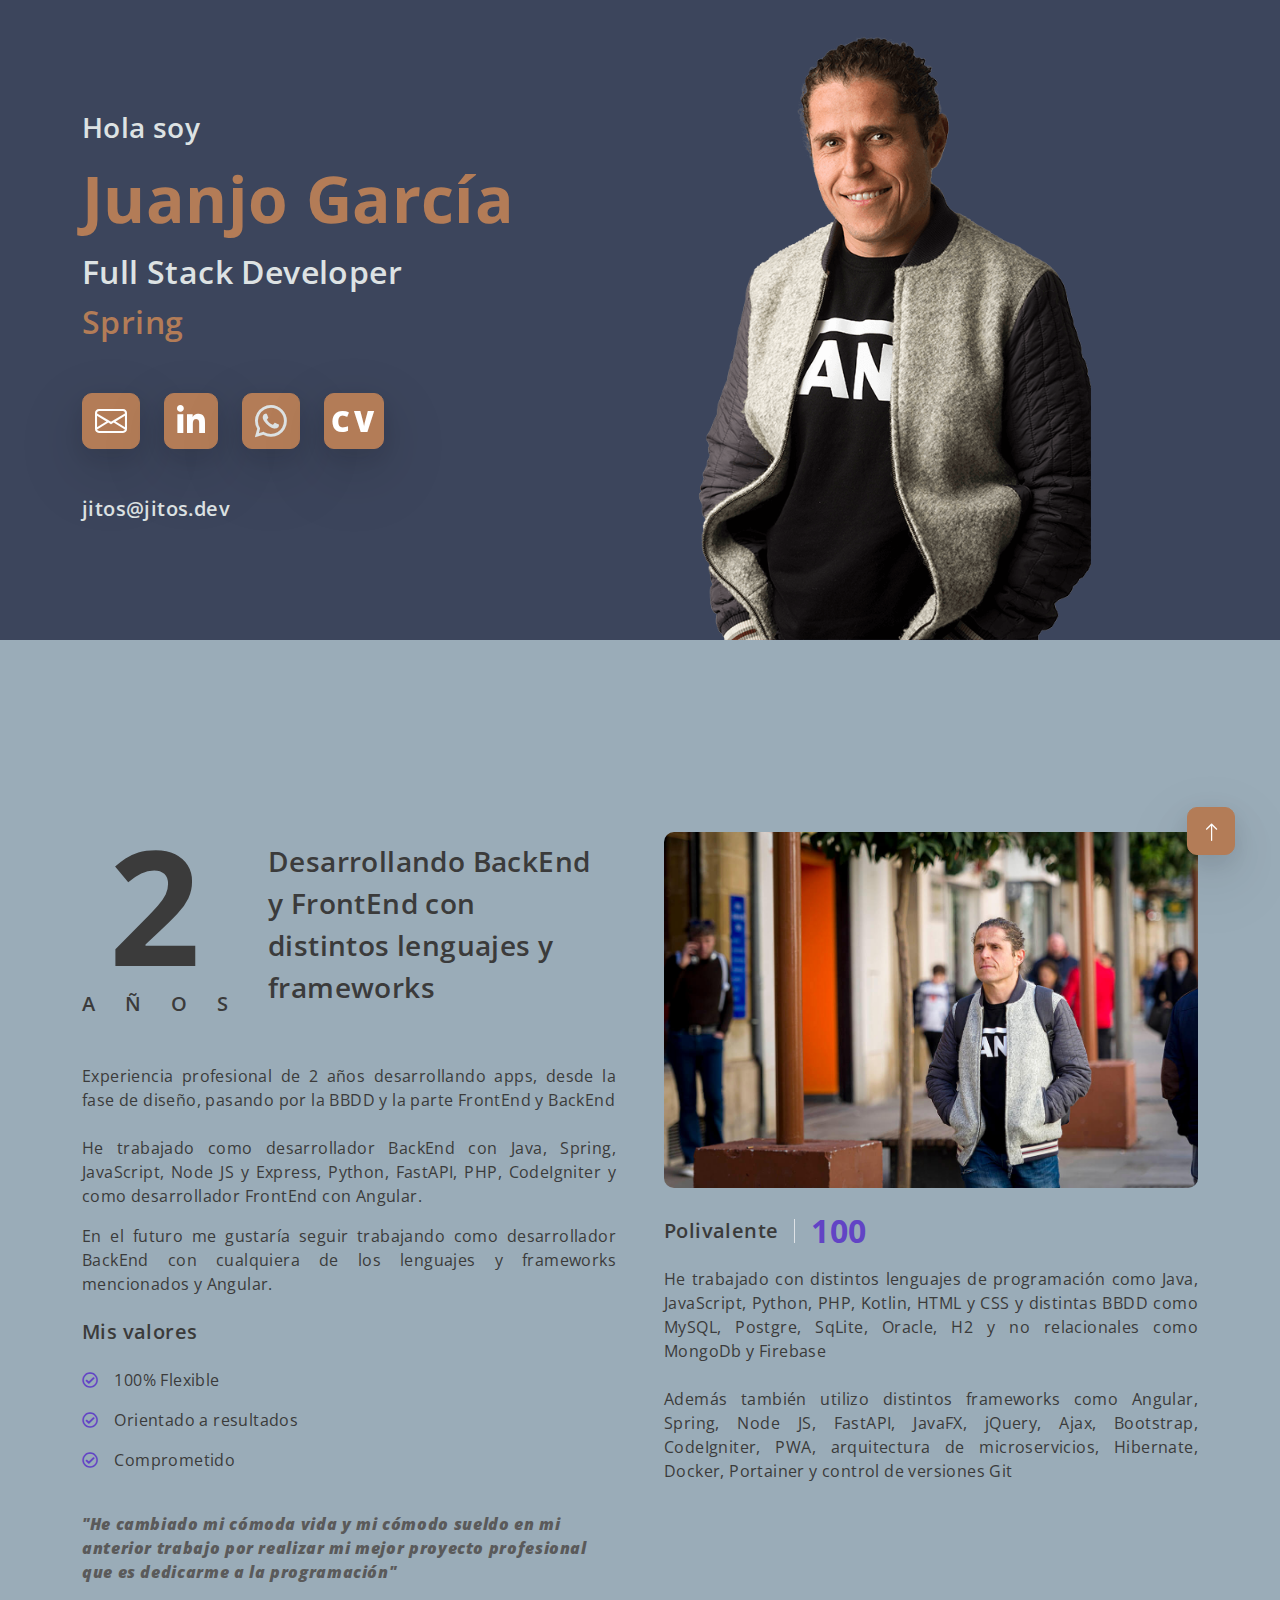
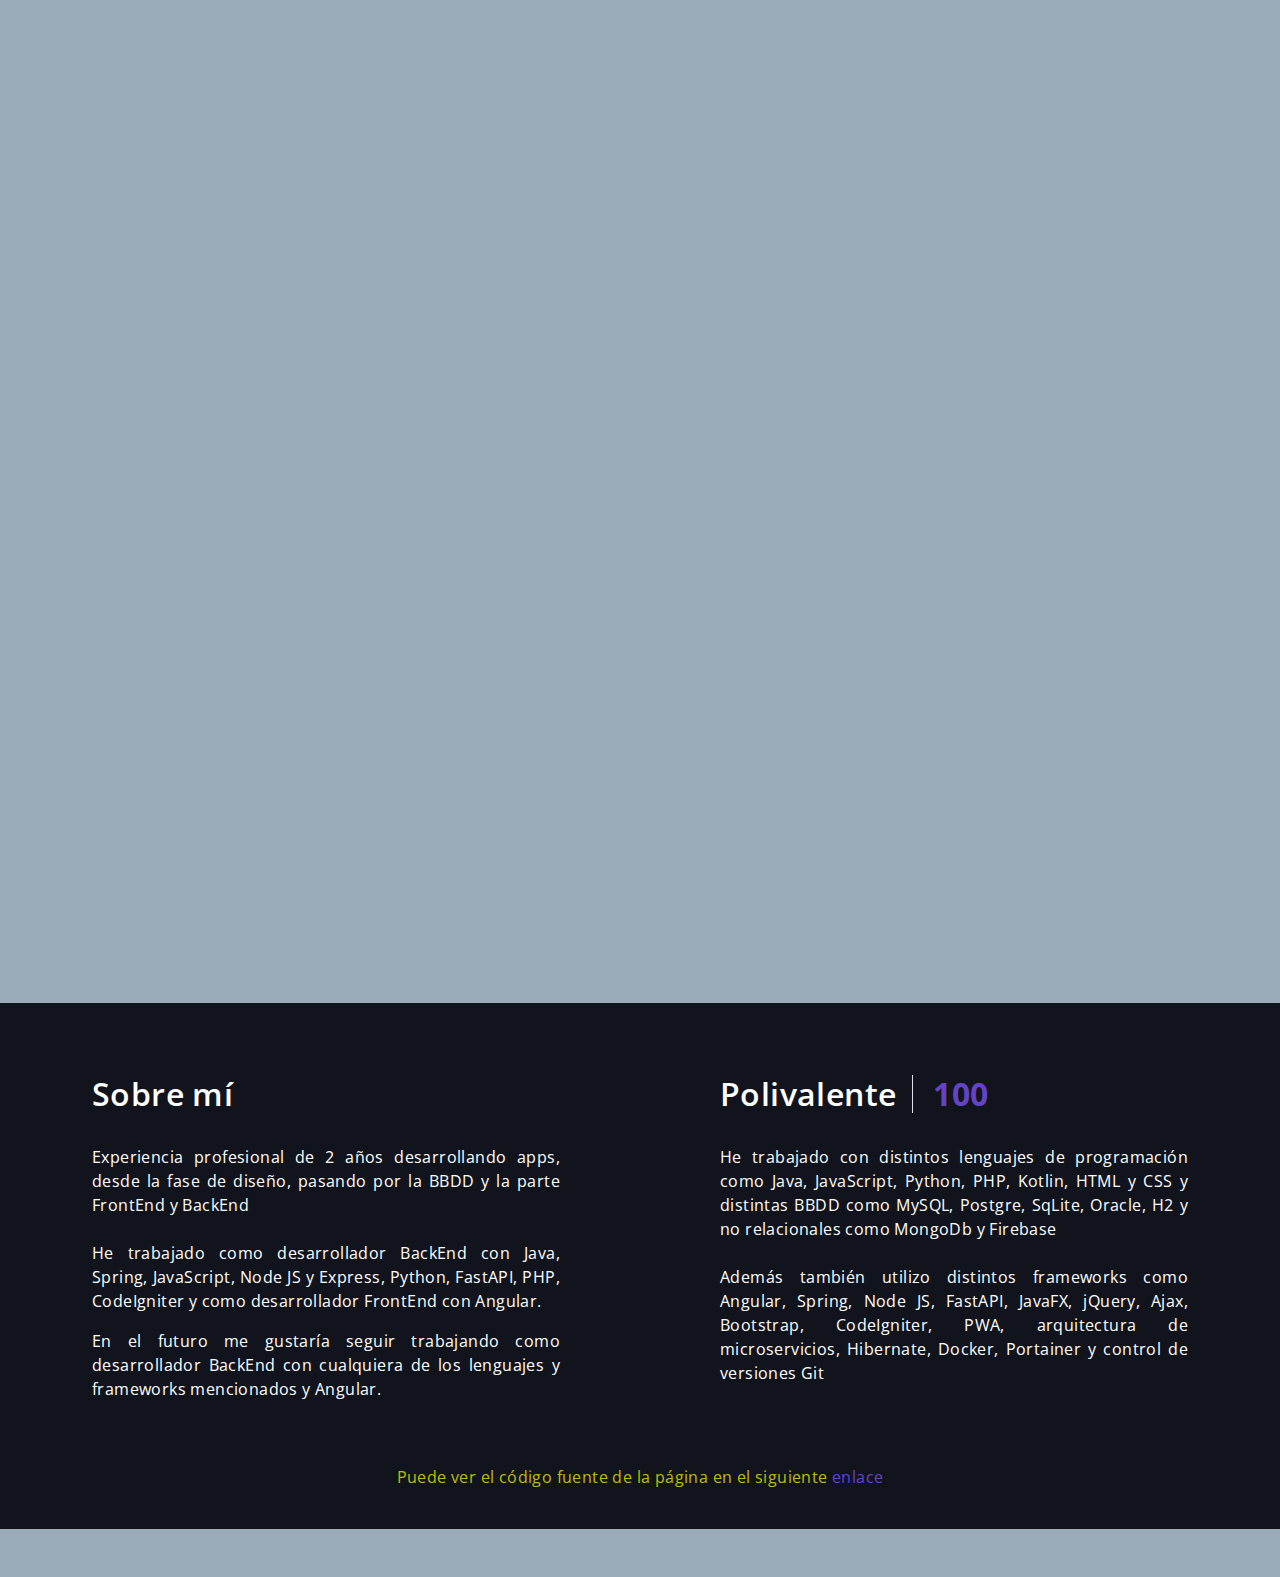
<file: index.html>
<!DOCTYPE html>
<html lang="es">

<head>
    <meta charset="utf-8">
    <title>Jitos | Portfolio</title>
    <meta name="viewport" content="width=device-width, initial-scale=1, shrink-to-fit=no">
    <meta content="" name="jitos-dev">
    <meta content="" name="Full Stack developer">

    <meta property="og:site_name" content="Jitos Portfolio">
    <meta name="title" content="Jitos | Portfolio">
    <meta name="description" content="Portfolio personal donde explico un poco sobre mí.">
    <meta property="image" content="img/foto-calle.jpg">
    <meta property="og:title" content="Jitos | Portfolio">
    <meta property="og:description" content="Portfolio personal donde explico un poco sobre mí.">
    <meta property="og:image" content="img/foto-calle.jpg">
    <meta name="next-head-count" content="18">

    <!-- Favicon -->
    <link href="img/favicon.ico" rel="icon">

    <!-- Google Web Fonts -->
    <link rel="preconnect" href="https://fonts.googleapis.com">
    <link rel="preconnect" href="https://fonts.gstatic.com" crossorigin>
    <link href="https://fonts.googleapis.com/css2?family=Open+Sans:wght@400;500;600;700;800&display=swap"
        rel="stylesheet">

    <!-- Icon Font Stylesheet -->
    <link href="https://cdnjs.cloudflare.com/ajax/libs/font-awesome/5.10.0/css/all.min.css" rel="stylesheet">
    <link href="https://cdn.jsdelivr.net/npm/bootstrap-icons@1.4.1/font/bootstrap-icons.css" rel="stylesheet">

    <!-- Libraries Stylesheet -->
    <link href="lib/animate/animate.min.css" rel="stylesheet">
    <link href="lib/lightbox/css/lightbox.min.css" rel="stylesheet">
    <link href="lib/owlcarousel/assets/owl.carousel.min.css" rel="stylesheet">

    <!-- Customized Bootstrap Stylesheet -->
    <link href="css/bootstrap.min.css" rel="stylesheet">

    <!-- Template Stylesheet -->
    <link href="css/style.css" rel="stylesheet">
</head>

<body data-bs-spy="scroll" data-bs-target=".navbar" data-bs-offset="51">
    <!-- Spinner Start -->
    <div id="spinner"
        class="show bg-white position-fixed translate-middle w-100 vh-100 top-50 start-50 d-flex align-items-center justify-content-center">
        <div class="spinner-border text-primary" style="width: 3rem; height: 3rem;" role="status">
            <span class="sr-only">Loading...</span>
        </div>
    </div>
    <!-- Spinner End -->


    <!-- Navbar Start -->
    <nav class="navbar navbar-expand-lg bg-white navbar-light fixed-top shadow py-lg-0 px-4 px-lg-5 wow fadeIn"
        data-wow-delay="0.1s">
        <a href="index.html" class="navbar-brand d-block d-lg-none">
            <h1 class="text-nav fw-bold m-0">Inicio</h1>
        </a>
        <button type="button" class="navbar-toggler" data-bs-toggle="collapse" data-bs-target="#navbarCollapse">
            <span class="navbar-toggler-icon"></span>
        </button>
        <div class="collapse navbar-collapse justify-content-between py-4 py-lg-0" id="navbarCollapse">
            <div class="navbar-nav ms-auto py-0">
                <a href="#home" class="nav-item nav-link active">Inicio</a>
                <a href="#about" class="nav-item nav-link">Sobre mí</a>
                <a href="#skill" class="nav-item nav-link">Skills</a>
                <a href="#service" class="nav-item nav-link">Servicios</a>
            </div>
            <div class="navbar-nav me-auto py-0">
                <a href="#project" class="nav-item nav-link">Proyectos</a>
                <a href="#contact" class="nav-item nav-link">Contacto</a>
            </div>
        </div>
    </nav>
    <!-- Navbar End -->


    <!-- Header Start -->
    <div class="container-fluid my-6 mt-0" id="home">
        <div class="container">
            <div class="row g-5 align-items-center">
                <div class="col-lg-6 py-6 pb-0 pt-lg-0">
                    <h3 class="yo-soy mb-3">Hola soy</h3>
                    <h1 class="display-3 mb-3">Juanjo García</h1>
                    <h2 class="yo-soy">Full Stack Developer</h2>
                    <h2 class="typed-text-output d-inline"></h2>
                    <div class="typed-text d-none">Spring, Node JS, FastAPI, Microservicios, Angular, Android Developer
                    </div>
                    <div class="d-flex align-items-center pt-5 contacto">
                        <a class="btn btn-primary-portfolio me-4 hvr-grow"
                            href="mailto:jitos86@gmail.com?Subject=Contacto desde jitos.dev" target="_blank"><i
                                class="bi bi-envelope heading"></i></a>
                        <a class="btn btn-primary-portfolio linkedin-header me-4 hvr-grow"
                            href="https://www.linkedin.com/in/juanjo-garc%C3%ADa-jitos-dev" target="_blank"><i
                                class="fab fa-linkedin-in"></i></a>
                        <a href="https://api.whatsapp.com/send?phone=34605993035" target="_blank"
                            class="btn btn-primary-portfolio me-4 hvr-grow"><i class="bi bi-whatsapp whatsap"></i></a>
                        <a download href="actions.php?download_cv" target="_blank"
                            class="btn btn-primary-portfolio download-cv hvr-grow">CV</a>

                    </div>
                    <div class="email">
                        <h5 class="mr-3">jitos@jitos.dev</h5>
                    </div>
                </div>
                <div class="col-lg-6">
                    <img class="img-fluid mia-header" src="img/mia-header.png" alt="Imagen mia de portada">
                </div>
            </div>
        </div>
    </div>
    <!-- Header End -->

    <!-- About Start -->
    <div class="container-xxl py-6" id="about">
        <div class="container">
            <div class="row g-5">
                <div class="col-lg-6 wow fadeInUp" data-wow-delay="0.1s">
                    <div class="d-flex align-items-center mb-5">
                        <div class="years flex-shrink-0 text-center me-4">
                            <h1 class="display-1 mb-3">2</h1>
                            <h5 class="mb-0">AÑOS</h5>
                        </div>
                        <h3 class="lh-base mb-0 intro">Desarrollando BackEnd y FrontEnd con distintos lenguajes y
                            frameworks</h3>
                    </div>
                    <p class="mb-4">Experiencia profesional de 2 años desarrollando apps, desde la fase de
                        diseño, pasando por la BBDD y la parte FrontEnd y BackEnd
                    </p>
                    <!-- <p class="mb-4">Experiencia profesional de 6 meses en desarrollo BackEnd desarrollando api rest con
                        Spring Boot, Spring Data, Spring Security, Spring Cloud, Docker...
                    </p> -->
                    <p>He trabajado como desarrollador BackEnd con Java, Spring, JavaScript, Node JS y Express, Python, FastAPI, PHP, CodeIgniter y como desarrollador FrontEnd con Angular.</p>
                    <p>En el futuro me gustaría seguir trabajando como desarrollador BackEnd con cualquiera de los lenguajes y frameworks mencionados y Angular.</p>
                    <h5 class="mt-4 mb-4">Mis valores</h5>
                    <p class="mb-3"><i class="far fa-check-circle text-primary me-3"></i>100% Flexible</p>
                    <p class="mb-3"><i class="far fa-check-circle text-primary me-3"></i>Orientado a resultados</p>
                    <p class="mb-3"><i class="far fa-check-circle text-primary me-3"></i>Comprometido</p>
                    <!-- <a class="btn btn-primary-portfolio py-3 px-5 mt-3" href="">Read More</a> -->

                    <em class="mt-4 d-inline-block"><strong>&quot;He cambiado mi cómoda vida y mi cómodo sueldo en
                            mi
                            anterior
                            trabajo por
                            realizar mi
                            mejor
                            proyecto profesional que
                            es dedicarme a la programación&quot;</strong> </em>
                </div>
                <div class="col-lg-6 wow fadeInUp" data-wow-delay="0.5s">
                    <div class="row g-3 mb-4">
                        <div class="col-sm-12">
                            <img class="img-fluid rounded" src="img/foto-calle.jpg"
                                alt="Foto andando por la calle paseando entre la gente">
                        </div>
                    </div>
                    <div class="d-flex align-items-center mb-3">
                        <h5 class="border-end pe-3 me-3 mb-0">Polivalente</h5>
                        <h2 class="text-primary fw-bold mb-0" data-toggle="counter-up">100</h2>
                    </div>
                    <p class="mb-4">He trabajado con distintos lenguajes de programación como Java, JavaScript, Python, PHP, Kotlin, HTML y CSS
                        y distintas BBDD como MySQL, Postgre, SqLite, Oracle, H2 y no relacionales como MongoDb y Firebase</p>
                    <P class="mb-4">Además también utilizo distintos frameworks como Angular, Spring, Node JS, FastAPI, JavaFX, jQuery,
                        Ajax, Bootstrap, CodeIgniter, PWA, arquitectura de microservicios, Hibernate, Docker, Portainer y control de versiones
                        Git</P>
                </div>
            </div>
        </div>
    </div>
    <!-- About End -->


    <!-- Expertise Start -->
    <div class="container-xxl py-6 pb-5" id="skill">
        <div class="container">
            <div class="row g-5">
                <div class="col-lg-6 wow fadeInUp" data-wow-delay="0.1s">
                    <h1 class="display-5 mb-5 mx-3">Skills</h1>
                    <div class="row align-items-center img-skills">
                        <div class="col-md-12">
                            <img src="img/logos-skills/Java.png" alt="Logo de Java">
                            <img src="img/logos-skills/spring.png" alt="Logo de Spring">
                            <img src="img/logos-skills/python.png" alt="Logo de Python">
                            <img src="img/logos-skills/fastapi.png" alt="Logo de FastAPI">
                            <img src="img/logos-skills/JavaScript.png" alt="Logo de JavaScript">
                            <img src="img/logos-skills/nodejs-2.svg" alt="Logo de Node JS">
                            <img src="img/logos-skills/php.png" alt="Logo de Php">
                            <img src="img/logos-skills/codeigniter.png" alt="Logo de Codeigniter">
                            <img src="img/logos-skills/kotlin.png" alt="Logo de Kotlin">
                            <img src="img/logos-skills/angular-icon.png" alt="Logo de Angular">
                            <img src="img/logos-skills/html.png" alt="Logo de Html">
                            <img src="img/logos-skills/CSS.png" alt="Logo de css">
                            <img src="img/logos-skills/bootstrap.png" alt="Logo de Bootstrap">
                            <img src="img/logos-skills/jquery.png" alt="Logo de jQuery">
                            <img src="img/logos-skills/hibernate.png" alt="Logo de Hibernate">
                            <img src="img/logos-skills/mysql.png" alt="Logo de MySQL">
                            <img src="img/logos-skills/postgresql.png" alt="Logo de Postgresql">
                            <img src="img/logos-skills/oracle-logo.png" alt="Logo de Oracle">
                            <img src="img/logos-skills/sqlite.png" alt="Logo de Sqlite">
                            <img src="img/logos-skills/mongodb.png" alt="Logo de Mongodb">
                            <img src="img/logos-skills/firebase.png" alt="Logo de Firebase">
                            <img src="img/logos-skills/docker.png" alt="Logo de Docker">
                            <img src="img/logos-skills/portainer.svg" alt="Logo de Portainer">
                            <img src="img/logos-skills/git-icon.png" alt="Logo de Git">
                        </div>
                    </div>
                </div>
                <div class="col-lg-6 wow fadeInUp" data-wow-delay="0.5s">
                    <h1 class="display-5 mb-5">Experiencia & Formación</h1>
                    <ul class="nav nav-pills rounded border border-2 border-primary mb-5">
                        <li class="nav-item w-50">
                            <button class="nav-link w-100 py-3 fs-5 active" data-bs-toggle="pill"
                                href="#tab-1">Experiencia</button>
                        </li>
                        <li class="nav-item w-50">
                            <button class="nav-link w-100 py-3 fs-5" data-bs-toggle="pill"
                                href="#tab-2">Formación</button>
                        </li>
                    </ul>
                    <div class="tab-content">
                        <div id="tab-1" class="tab-pane fade show p-0 active">
                            <div class="row gy-5 gx-4">
                                <div class="col-sm-12">
                                    <h5>Desarrollador FullStack</h5>
                                    <hr class="text-primary my-2">
                                    <p class="text-primary mb-2">07-2023 - Actualidad</p>
                                    <h6 class="mb-2">Elliot Cloud</h6>
                                    <p>Desarrollo de aplicaciones web realizando la parte front en Angular y el back en Node JS y Express. 
                                        Realizar apis en Python para generar reportes con graficos, tablas y descarga en distintos formatos.</p>
                                    <!-- <a href="carta-recomendacion.html" target="_blank">Ver carta de recomendación</a> -->
                                </div>
                                <div class="col-sm-12">
                                    <h5>Desarrollador Backend</h5>
                                    <hr class="text-primary my-2">
                                    <p class="text-primary mb-2">03-2023 - 06-2023</p>
                                    <h6 class="mb-2">Bosonit</h6>
                                    <p>Desarrollo de distintas api rest con arquitectura de microservicios
                                        utilizando principalmente Spring Boot, Spring Security, Spring Cloud,
                                        Spring Data y Docker</p>
                                    <a href="carta-recomendacion.html" target="_blank">Ver carta de recomendación</a>
                                </div>
                                <div class="col-sm-12">
                                    <h5>Desarrollador FullStack</h5>
                                    <hr class="text-primary my-2">
                                    <p class="text-primary mb-2">01-2023 - 03-2023</p>
                                    <h6 class="mb-2">Agrupo Sistemas</h6>
                                    <p>Formación y desarrollo de apps realizando la parte Front con Angular y la parte
                                        Back con arquitectura de microservicios utilizando Spring Boot, Spring Security,
                                        Spring Cloud, Spring Data y Docker</p>
                                </div>
                                <div class="col-sm-12">
                                    <h5>Desarrollador Web</h5>
                                    <hr class="text-primary my-2">
                                    <p class="text-primary mb-2">03-2021 - 01-2022</p>
                                    <h6 class="mb-2">Roka Creativa</h6>
                                    <p>Desarrollo de distintas apps web desde el propio diseño inicial hasta el
                                        despliegue en el servidor. FrontEnd con HTML, CSS y
                                        JavaScript, BackEnd con PHP, Codeigniter y BBDD MySQL</p>
                                </div>
                            </div>
                        </div>
                        <div id="tab-2" class="tab-pane fade show p-0">
                            <div class="row gy-5 gx-4">
                                <div class="education">
                                    <div class="col-sm-12 mb-4">
                                        <h5>FP2 Desarrollo de aplicaciones multiplataforma</h5>
                                        <hr class="text-primary my-2">
                                        <p class="text-primary mb-1">2021 - 2022</p>
                                        <h6 class="mb-0">Ilerna</h6>
                                        <a href="notas.html" target="_blank">Ver notas del ciclo</a>
                                    </div>
                                    <div class="col-sm-12 mb-4">
                                        <h5>Programador Java certificación OCP</h5>
                                        <hr class="text-primary my-2">
                                        <p class="text-primary mb-1">2020 - 2021</p>
                                        <h6 class="mb-0">Tokio School</h6>
                                    </div>
                                    <div class="col-sm-12 mb-4">
                                        <h5>Java desde 0</h5>
                                        <hr class="text-primary my-2">
                                        <p class="text-primary mb-1">2019 - 2020</p>
                                        <h6 class="mb-0">Píldoras informáticas</h6>
                                    </div>
                                    <div class="col-sm-12 mb-4">
                                        <h5>Diseño de aplicaciones web. HTML 5, CSS, JavaScript, PHP,
                                            JQuery y bases de datos MySql</h5>
                                        <hr class="text-primary my-2">
                                        <p class="text-primary mb-1">2020 - 2021</p>
                                        <h6 class="mb-0">Virensis</h6>
                                    </div>
                                    <div class="col-sm-12 mb-4">
                                        <h5>PWA- Aplicaciones Web Progresivas de 0 a experto</h5>
                                        <hr class="text-primary my-2">
                                        <p class="text-primary mb-1">2021 - 2022</p>
                                        <h6 class="mb-0">Udemy</h6>
                                    </div>
                                    <div class="col-sm-12 mb-4">
                                        <h5>Angular desde 0</h5>
                                        <hr class="text-primary my-2">
                                        <p class="text-primary mb-1">2022 - 2022</p>
                                        <h6 class="mb-0">Virensis</h6>
                                    </div>
                                    <div class="col-sm-12 mb-4">
                                        <h5>Microservicicos Spring Cloud, Eureka & Angular FullStack</h5>
                                        <hr class="text-primary my-2">
                                        <p class="text-primary mb-1">2022 - 2022</p>
                                        <h6 class="mb-0">Udemy</h6>
                                    </div>
                                    <p class="mt-2">Además de los cursos mencionados tengo otros muchos sobre Java, SQL,
                                        JavaFX,
                                        JavaScript, CodeIgniter, Kotlin, Android, Bootstrap, git...</p>
                                </div>

                            </div>
                        </div>
                    </div>
                </div>
            </div>
        </div>
    </div>
    <!-- Expertise End -->


    <!-- Service Start -->
    <div class="container-fluid bg-light my-5 py-6" id="service">
        <div class="container">
            <div class="row g-5 mb-5 wow fadeInUp" data-wow-delay="0.1s">
                <div class="col-lg-6">
                    <h1 class="display-5 mb-0">Mis servicios</h1>
                </div>
                <div class="col-lg-6 text-lg-end">
                    <a class="btn btn-primary-portfolio py-3 px-5 to-contact" href="#contact">Contacto</a>
                </div>
            </div>
            <div class="row g-4">
                <div class="col-lg-6 wow fadeInUp" data-wow-delay="0.1s">
                    <div class="service-item d-flex flex-column flex-sm-row bg-white rounded h-100 p-4 p-lg-5">
                        <div class="ms-sm-4">
                            <h4 class="mb-3">Páginas Web</h4>
                            <span>Diseño y programación completa de páginas web desde el FrontEnd, BackEnd, gestión de
                                la BBDD hasta
                                el despliegue en el servidor</span>
                            <div class="servicios-iconos">
                                <img src="img/logos-skills/html.png" alt="Logo de Html">
                                <img src="img/logos-skills/JavaScript.png" alt="Logo de JavaScript">
                                <img src="img/logos-skills/CSS.png" alt="Logo de css">
                                <img src="img/logos-skills/bootstrap.png" alt="Logo de Bootstrap">
                                <img src="img/logos-skills/php.png" alt="Logo de Php">
                                <img src="img/logos-skills/mysql.png" alt="Logo de MySQL">
                                <img src="img/logos-skills/hibernate.png" alt="Logo de Hibernate">
                            </div>
                        </div>
                    </div>
                </div>
                <div class="col-lg-6 wow fadeInUp" data-wow-delay="0.3s">
                    <div class="service-item d-flex flex-column flex-sm-row bg-white rounded h-100 p-4 p-lg-5">
                        <div class="ms-sm-4">
                            <h4 class="mb-3">Apps de escritorio</h4>
                            <span>Apps de escritorio responsive para cualquier tipo de negocio con el mejor diseño
                                realizadas en JavaFX</span>
                            <div class="servicios-iconos">
                                <img src="img/logos-skills/Java.png" alt="Logo de Java">
                                <img src="img/logos-skills/CSS.png" alt="Logo de css">
                                <img src="img/logos-skills/mysql.png" alt="Logo de MySQL">
                                <img src="img/logos-skills/sqlite.png" alt="Logo de Sqlite">
                                <img src="img/logos-skills/hibernate.png" alt="Logo de Hibernate">
                                <img src="img/logos-skills/bootstrap.png" alt="Logo de Bootstrap">
                            </div>
                        </div>
                    </div>
                </div>
                <div class="col-lg-6 wow fadeInUp" data-wow-delay="0.1s">
                    <div class="service-item d-flex flex-column flex-sm-row bg-white rounded h-100 p-4 p-lg-5">
                        <div class="ms-sm-4">
                            <h4 class="mb-3">Microservicios</h4>
                            <span>Proyectos BackEnd con arquitectura de microservicios utilizando SpringBoot,
                                SpringSecurity,
                                SpringClud, Gateway, Eureka, Load balancer, Docker...</span>
                            <div class="servicios-iconos">
                                <img src="img/logos-skills/Java.png" alt="Logo de Java">
                                <img src="img/logos-skills/spring.png" alt="Logo de Spring">
                                <img src="img/logos-skills/mysql.png" alt="Logo de MySQL">
                                <img src="img/logos-skills/hibernate.png" alt="Logo de Hibernate">
                                <img src="img/logos-skills/docker.png" alt="Logo de Docker">
                            </div>
                        </div>
                    </div>
                </div>
                <div class="col-lg-6 wow fadeInUp" data-wow-delay="0.3s">
                    <div class="service-item d-flex flex-column flex-sm-row bg-white rounded h-100 p-4 p-lg-5">
                        <div class="ms-sm-4">
                            <h4 class="mb-3">Angular y SpringBoot</h4>
                            <span>Aplicaciones web completas realizando la parte FrontEnd con Angular y la parte
                                BackEnd con Spring y comunicación API Rest hasta su despliegue en el servidor</span>
                            <div class="servicios-iconos">
                                <img src="img/logos-skills/Java.png" alt="Logo de Java">
                                <img src="img/logos-skills/spring.png" alt="Logo de Spring">
                                <img src="img/logos-skills/angular-icon.png" alt="Logo de Angular">
                                <img src="img/logos-skills/mysql.png" alt="Logo de MySQL">
                                <img src="img/logos-skills/hibernate.png" alt="Logo de Hibernate">
                                <img src="img/logos-skills/docker.png" alt="Logo de Docker">
                            </div>
                        </div>
                    </div>
                </div>
                <div class="col-lg-6 wow fadeInUp" data-wow-delay="0.3s">
                    <div class="service-item d-flex flex-column flex-sm-row bg-white rounded h-100 p-4 p-lg-5">
                        <div class="ms-sm-4">
                            <h4 class="mb-3">Android</h4>
                            <span>Desarrollo de aplicaciones móviles para cualquier sector utilizando las mejores
                                tecnologías y con el mejor diseño</span>
                            <div class="servicios-iconos">
                                <img src="img/logos-skills/android-logomark.png" alt="Logo de Android">
                                <img src="img/logos-skills/kotlin.png" alt="Logo de Kotlin">
                                <img src="img/logos-skills/material-ui.png" alt="Logo de Material-ui">
                                <img src="img/logos-skills/sqlite.png" alt="Logo de Sqlite">
                                <img src="img/logos-skills/hibernate.png" alt="Logo de Hibernate">
                            </div>
                        </div>
                    </div>
                </div>
                <div class="col-lg-6 wow fadeInUp" data-wow-delay="0.3s">
                    <div class="service-item d-flex flex-column flex-sm-row bg-white rounded h-100 p-4 p-lg-5">
                        <div class="ms-sm-4">
                            <h4 class="mb-3">Gestión de BBDD</h4>
                            <span>Gestión completa de sus bases de datos en distintos gestores como MySQL, Oracle, H2,
                                sQlite, MongoDb, Firebase...</span>
                            <div class="servicios-iconos">
                                <img src="img/logos-skills/mysql.png" alt="Logo de MySQL">
                                <img src="img/logos-skills/oracle-logo.png" alt="Logo de Oracle">
                                <img src="img/logos-skills/sqlite.png" alt="Logo de Sqlite">
                                <img src="img/logos-skills/hibernate.png" alt="Logo de Hibernate">
                                <img src="img/logos-skills/mongodb.png" alt="Logo de MongoDb">
                                <img src="img/logos-skills/firebase.png" alt="Logo de Firebase">
                            </div>
                        </div>
                    </div>
                </div>
            </div>
        </div>
    </div>
    <!-- Service End -->


    <!-- Projects Start -->
    <div class="container-xxl py-6 pt-5" id="project">
        <div class="container">
            <div class="row g-5 mb-5 align-items-center wow fadeInUp" data-wow-delay="0.1s">
                <div class="col-lg-6">
                    <h1 class="display-5 mb-0">Alguno de mis proyectos</h1>
                </div>
                <div class="col-lg-6 text-lg-end">
                    <a class="py-3 px-5 to-proyects" href="https://github.com/jitos-dev" target="_blank">Ver todos</a>
                </div>
            </div>
            <div class="row g-4 portfolio-container wow fadeInUp" data-wow-delay="0.1s">
                <!--Los proyectos se pueden clasificar poniendo la clase first o second-->
                <div class="col-lg-4 col-md-6 portfolio-items" data-wow-delay="0.3s">
                    <div class="portfolio-img rounded overflow-hidden">
                        <img class="img-fluid" src="img/logo-calculator-pan.png"
                            alt="Logo de la aplicación Calculator Pan">
                        <div class="portfolio-btn">
                            <h5>App para el cálculo de las recetas de panadería realizada con</h5>
                            <div class="skills">
                                <img src="img/logos-skills/Java.png" alt="Logo de Java">
                                <img src="img/logos-skills/CSS.png" alt="Logo de css">
                                <img src="img/logos-skills/sqlite.png" alt="Logo de Sqlite">
                            </div>
                            <div class="second">
                                <a class="btn btn-lg-square btn-outline-secondary border-2"
                                    href="https://github.com/jitos-dev/Calculator-pan" target="_blank"><i
                                        class="fa fa-link"></i></a>
                            </div>
                        </div>
                    </div>
                </div>
                <div class="col-lg-4 col-md-6 portfolio-items">
                    <div class="portfolio-img rounded overflow-hidden">
                        <img class="img-fluid" src="img/twitor.jpg" alt="Logo de la aplicación Twitor">
                        <div class="portfolio-btn">
                            <h5>App para probar el funcionamiento de un service worker realizada con</h5>
                            <div class="skills">
                                <img src="img/logos-skills/html.png" alt="Logo de Html">
                                <img src="img/logos-skills/CSS.png" alt="Logo de css">
                                <img src="img/logos-skills/JavaScript.png" alt="Logo de JavaScript">
                            </div>
                            <div class="second">
                                <a class="btn btn-lg-square btn-outline-secondary border-2"
                                    href="https://jitos-dev.github.io/twittor/" target="_blank"><i
                                        class="fa fa-eye"></i></a>
                                <a class="btn btn-lg-square btn-outline-secondary border-2" target="_blank"
                                    href="https://github.com/jitos-dev/twittor"><i class="fa fa-link"></i></a>
                            </div>
                        </div>
                    </div>
                </div>
                <div class="col-lg-4 col-md-6 portfolio-items">
                    <div class="portfolio-img rounded overflow-hidden">
                        <img class="img-fluid" src="img/spotify.jpg" alt="Logo de la aplicación de Spotify">
                        <div class="portfolio-btn">
                            <h5>Clone de la app de spotify realizada con</h5>
                            <div class="skills">
                                <img src="img/logos-skills/angular-icon.png" alt="Logo de Angular">
                                <img src="img/logos-skills/html.png" alt="Logo de Html">
                                <img src="img/logos-skills/CSS.png" alt="Logo de css">
                            </div>
                            <div class="second">
                                <a class="btn btn-lg-square btn-outline-secondary border-2" target="_blank"
                                    href="https://github.com/jitos-dev/ConexionUniversalBD"><i
                                        class="fa fa-link"></i></a>
                            </div>
                        </div>
                    </div>
                </div>
            </div>
        </div>
    </div>
    <!-- Projects End -->


    <!-- Contact Start -->
    <div class="container-xxl pb-5" id="contact">
        <div class="container py-5">
            <div class="row g-5 mb-5 wow fadeInUp" data-wow-delay="0.1s">
                <div class="col-lg-6">
                    <h1 class="display-5 mb-0">Trabajemos juntos</h1>
                </div>
            </div>
            <div class="row g-5">
                <div class="col-lg-5 col-md-6 wow fadeInUp" data-wow-delay="0.1s">
                    <p class="mb-2">Teléfono:</p>
                    <h3 class="fw-bold">605993035</h3>
                    <hr class="w-100">
                    <p class="mb-2">Email:</p>
                    <h3 class="fw-bold">jitos@jitos.dev</h3>
                    <hr class="w-100">
                    <p class="mb-2">O si lo prefieres:</p>
                    <div class="d-flex pt-2">
                        <a class="btn btn-primary-portfolio me-3 hvr-grow"
                            href="mailto:jitos86@gmail.com?Subject=Contacto desde jitos.dev" target="_blank"><i
                                class="bi bi-envelope heading"></i></a>
                        <a class="btn btn-primary-portfolio linkedin-header me-3 hvr-grow"
                            href="https://www.linkedin.com/in/juanjo-garc%C3%ADa-jitos-dev" target="_blank"><i
                                class="fab fa-linkedin-in"></i></a>
                        <a class="hvr-grow" href="https://api.whatsapp.com/send?phone=34605993035" target="_blank"><i
                                class="btn btn-primary-portfolio bi bi-whatsapp"></i></a>
                    </div>
                </div>
                <div class="col-lg-7 col-md-6 contact wow fadeInUp" data-wow-delay="0.5s">
                    <div class="confirm-contact alert alert-success" role="alert">
                        <span class="message-contact"></span>
                        <button type="button" class="btn-close"></button>
                    </div>
                    <form method="POST" id="form_contact" action="contact.php">
                        <div class="row g-3">
                            <div class="col-md-6">
                                <div class="form-floating">
                                    <input type="text" class="form-control" id="name" placeholder="Tu nombre"
                                        name="name" required maxlength="150">
                                    <label for="name">Tu Nombre</label>
                                </div>
                            </div>
                            <div class="col-md-6">
                                <div class="form-floating">
                                    <input type="email" class="form-control" id="email" placeholder="Tu Email"
                                        name="email" maxlength="150" pattern="[a-z0-9._%+-]+@[a-z0-9.-]+\.[a-z]{2,3}$"
                                        title="Por favor escriba una dirección de email correcta" required>
                                    <label for="email">Tu Email</label>
                                </div>
                            </div>
                            <div class="col-12">
                                <div class="form-floating">
                                    <input type="text" class="form-control" id="subject" placeholder="Asunto"
                                        name="subject" required maxlength="200">
                                    <label for="subject">Asunto</label>
                                </div>
                            </div>
                            <div class="col-12">
                                <div class="form-floating">
                                    <textarea class="form-control" placeholder="Deja un mensaje aquí" id="message"
                                        style="height: 100px" name="message" required maxlength="500"></textarea>
                                    <label for="message">Deja un mensaje aquí</label>
                                </div>
                            </div>
                            <div class="col-md-6">
                                <div class="form-floating">
                                    <input type="text" class="form-control" id="captcha" placeholder="Introduce el valor"
                                        name="captcha" required maxlength="1">
                                    <label for="captcha">Cuanto es dos más dos</label>
                                </div>
                            </div>
                            <div class="col-12">
                                <button class="btn btn-primary-portfolio py-3 px-5" type="submit">Enviar
                                    Mensaje</button>
                            </div>
                        </div>
                    </form>
                </div>
            </div>
        </div>
    </div>
    <!-- Contact End -->


    <!-- Copyright Start -->
    <div class="container-fluid bg-dark text-white py-4">
        <div class="row">
            <footer>
                <div class="col-md-6 text-center text-md-start mb-3 mb-md-0 div-footer">
                    <h5>Sobre mí</h5>
                    <p class="mb-4">Experiencia profesional de 2 años desarrollando apps, desde la fase de
                        diseño, pasando por la BBDD y la parte FrontEnd y BackEnd
                    </p>
                    <p>He trabajado como desarrollador BackEnd con Java, Spring, JavaScript, Node JS y Express, Python, FastAPI, PHP, CodeIgniter y como desarrollador FrontEnd con Angular.</p>
                    <p>En el futuro me gustaría seguir trabajando como desarrollador BackEnd con cualquiera de los lenguajes y frameworks mencionados y Angular.</p>
                </div>
                <div class="col-md-6 text-center text-md-start mb-3 mb-md-0 div-footer">
                    <h5 class="border-end pe-3 me-3">Polivalente</h5>
                    <h2 class="text-primary fw-bold" data-toggle="counter-up">100</h2>
                    <p class="mb-4">He trabajado con distintos lenguajes de programación como Java, JavaScript, Python, PHP, Kotlin, HTML y CSS
                        y distintas BBDD como MySQL, Postgre, SqLite, Oracle, H2 y no relacionales como MongoDb y Firebase</p>
                    <P class="mb-4">Además también utilizo distintos frameworks como Angular, Spring, Node JS, FastAPI, JavaFX, jQuery,
                        Ajax, Bootstrap, CodeIgniter, PWA, arquitectura de microservicios, Hibernate, Docker, Portainer y control de versiones
                        Git</P>
                </div>
            </footer>
            <div class="col-md-12">
                <p class="text-center codigo-pagina">Puede ver el código fuente de la página en el siguiente <a
                        href="https://github.com/jitos-dev/mi-portfolio" target="__blank"> enlace</a></p>
            </div>
        </div>
    </div>
    <!-- Copyright End -->


    <!-- Back to Top -->
    <a href="#" class="btn btn-lg btn-primary-portfolio btn-lg-square back-to-top hvr-grow"><i
            class="bi bi-arrow-up"></i></a>


    <!-- JavaScript Libraries -->
    <script src="https://code.jquery.com/jquery-3.4.1.min.js"></script>
    <script src="https://cdn.jsdelivr.net/npm/bootstrap@5.0.0/dist/js/bootstrap.bundle.min.js"></script>
    <script src="lib/wow/wow.min.js"></script>
    <script src="lib/easing/easing.min.js"></script>
    <script src="lib/waypoints/waypoints.min.js"></script>
    <script src="lib/typed/typed.min.js"></script>
    <script src="lib/counterup/counterup.min.js"></script>
    <script src="lib/owlcarousel/owl.carousel.min.js"></script>
    <script src="lib/isotope/isotope.pkgd.min.js"></script>
    <script src="lib/lightbox/js/lightbox.min.js"></script>

    <!-- Template Javascript -->
    <script src="js/main.js"></script>
</body>

</html>
</file>
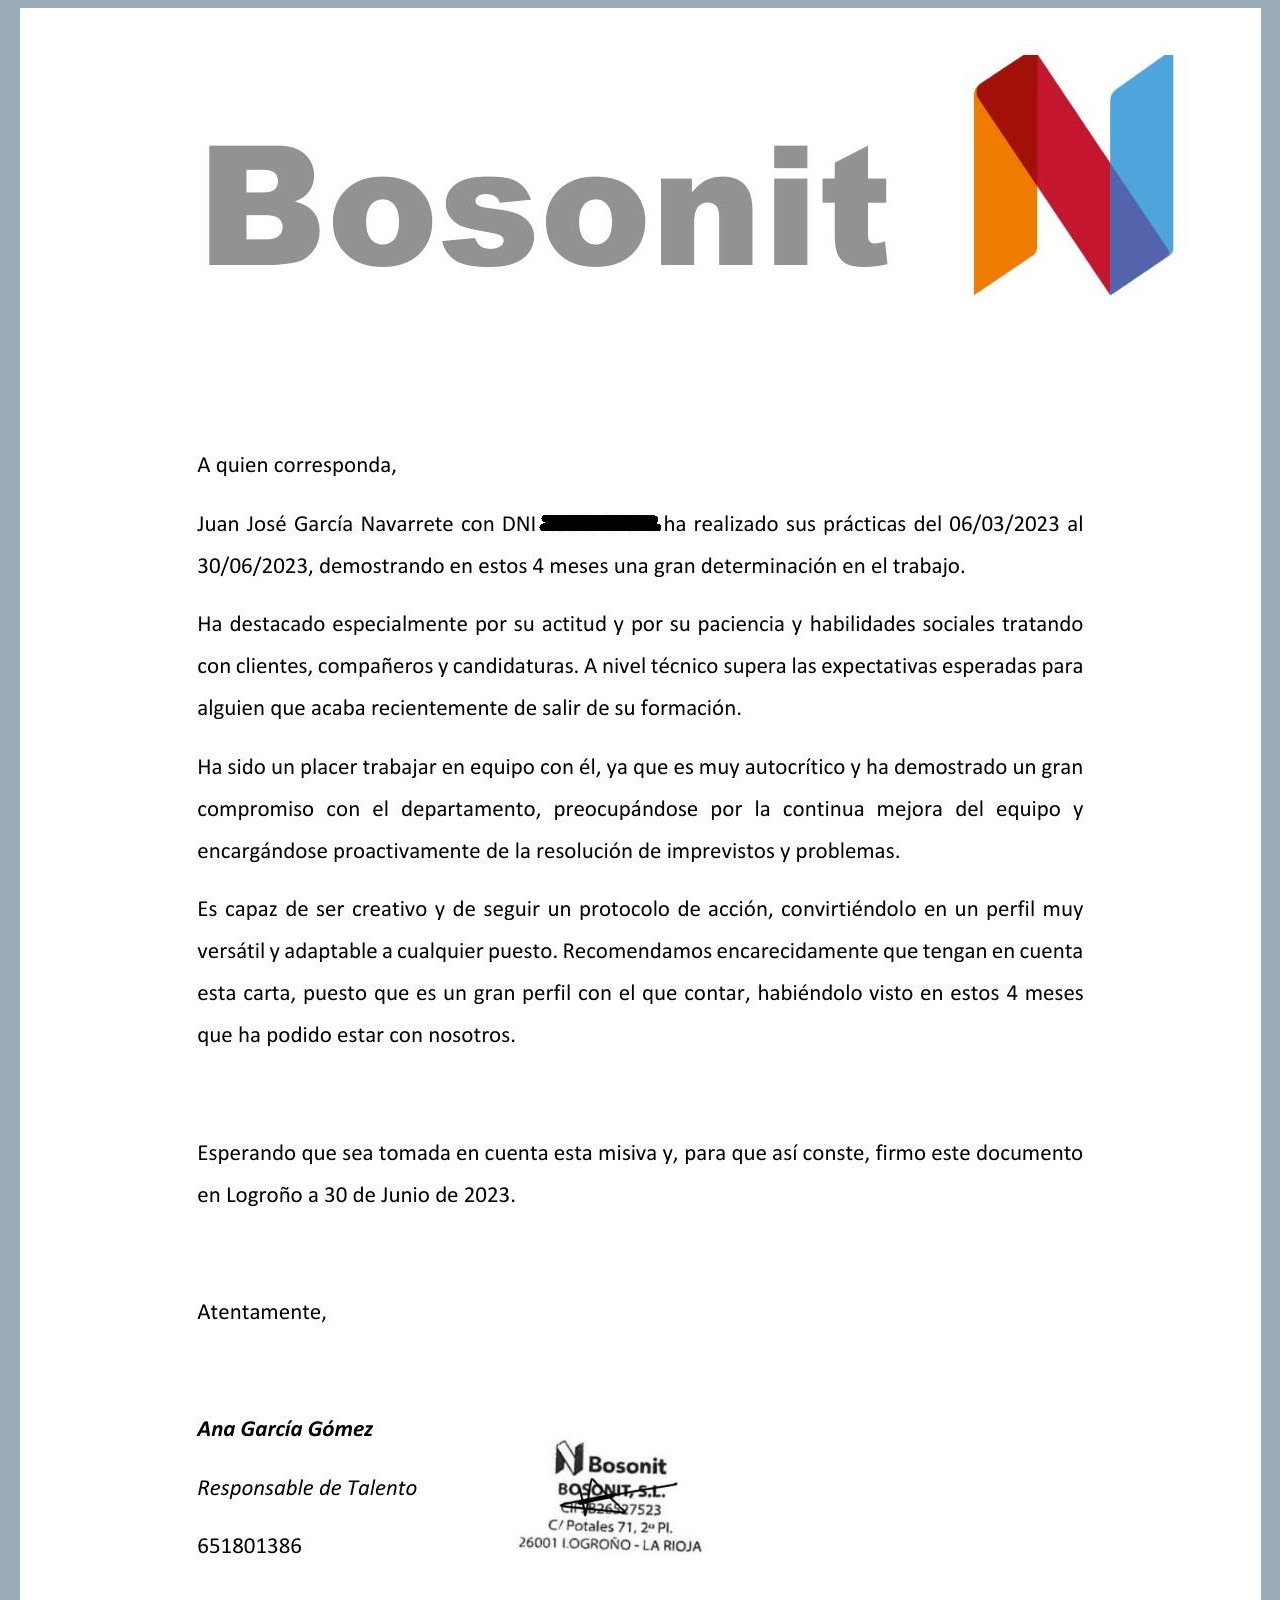
<file: carta-recomendacion.html>
<!DOCTYPE html>
<html lang="en">

<head>
  <meta charset="UTF-8">
  <meta name="viewport" content="width=device-width, initial-scale=1.0">
  <title>Carta de recomendación Bosonit</title>

  <link href="css/style.css" rel="stylesheet">
</head>

<body>
  <div class="notas">
    <img src="img/carta-recomendacion.jpg" alt="Carta de recomendacion Bosonit">
  </div>
</body>

</html>
</file>
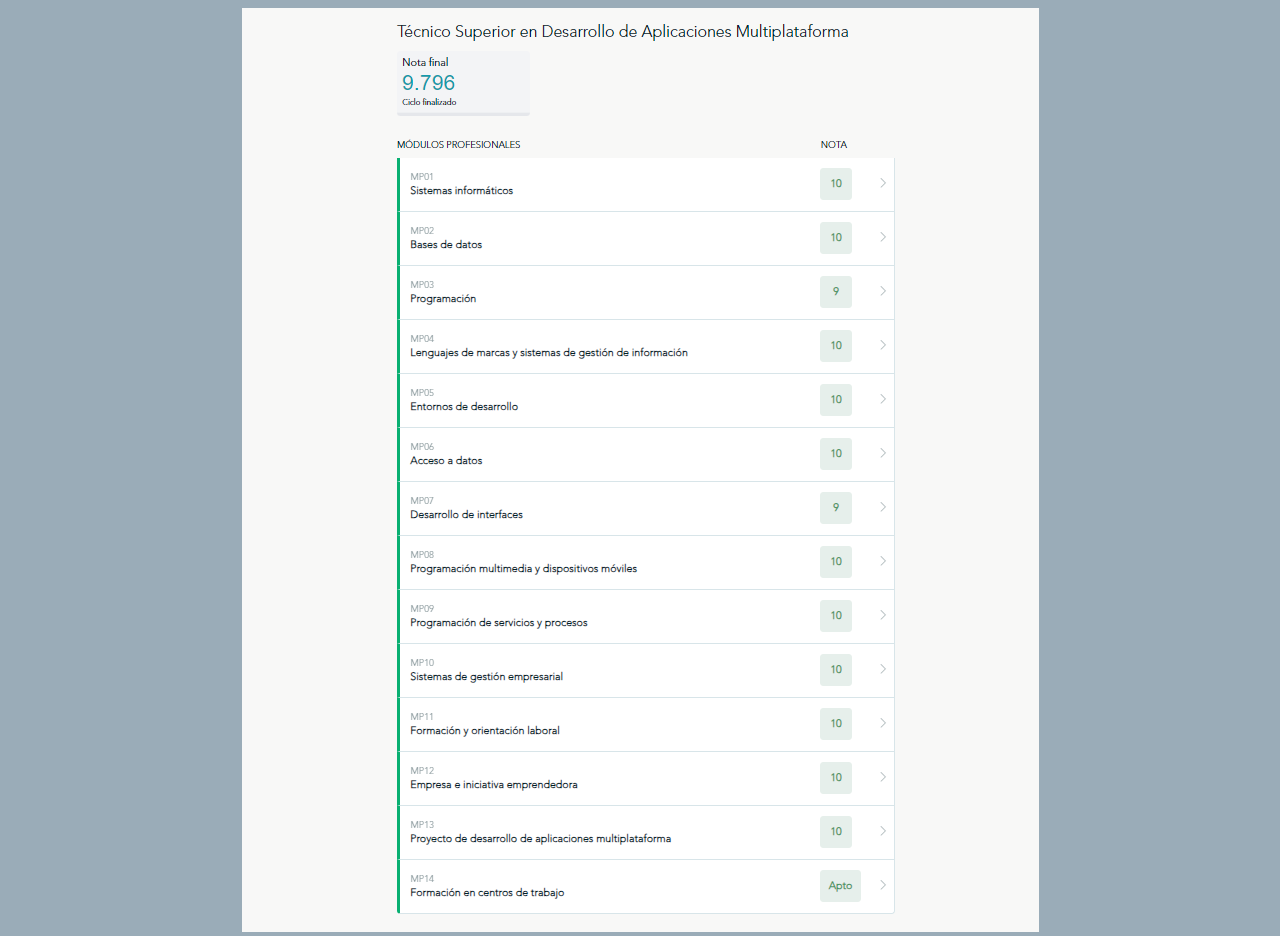
<file: notas.html>
<!DOCTYPE html>
<html lang="en">

<head>
  <meta charset="UTF-8">
  <meta name="viewport" content="width=device-width, initial-scale=1.0">
  <title>Notas ciclo DAM</title>

  <link href="css/style.css" rel="stylesheet">
</head>

<body>
  <div class="notas">
    <img src="img/notas-dam.png" alt="Imagen de las notas del ciclo de DAM">
  </div>
</body>

</html>
</file>
<file: css/style.css>
/********** Template CSS **********/
:root {
    /* --primary: #6244C5;
    --secondary: #FFC448;
    --light: #FAFAFB;
    --dark: #12141D; */

    --primary: #9AACB8;
    --secondary: #ffffff;
    --terciary: #B37C57;
    --dark: #3C455C;
    --dark-terciary: #60412B;
    --light: #DDE2E3;
    --sadow: rgba(17, 17, 26, 0.1) 0px 8px 24px, rgba(17, 17, 26, 0.1) 0px 16px 56px, rgba(17, 17, 26, 0.1) 0px 24px 80px;
    /* --dark: #9AACB8; */
    /* --dark: #3c4c8f; */
    /* --dark: #001454; */
}

body {
    background-color: var(--primary);
}

h1,
h2,
h3,
h4,
h5,
h6,
p {
    letter-spacing: 0.4px;
    color: #3b3b3b;
}

p {
    text-align: justify;
}

.back-to-top {
    position: fixed;
    display: none;
    right: 45px;
    bottom: 45px;
    z-index: 99;
}

.back-to-top i {
    position: absolute;
    top: 9px;
    right: 12px;
}

.my-6 {
    margin-top: 6rem;
    margin-bottom: 6rem;
}

.py-6 {
    padding-top: 6rem;
    padding-bottom: 6rem;
}


/*** Spinner ***/
#spinner {
    opacity: 0;
    visibility: hidden;
    transition: opacity .5s ease-out, visibility 0s linear .5s;
    z-index: 99999;
    -webkit-transition: opacity .5s ease-out, visibility 0s linear .5s;
    -moz-transition: opacity .5s ease-out, visibility 0s linear .5s;
    -ms-transition: opacity .5s ease-out, visibility 0s linear .5s;
    -o-transition: opacity .5s ease-out, visibility 0s linear .5s;
}

#spinner.show {
    transition: opacity .5s ease-out, visibility 0s linear 0s;
    visibility: visible;
    opacity: 1;
}


/*** Button ***/
.btn {
    font-weight: 500;
    transition: .5s;
}

.btn.btn-primary-portfolio {
    color: var(--secondary);
    background-color: var(--terciary);
    border-color: var(--terciary);
    box-shadow: var(--sadow);

}

a.to-proyects {
    background-color: #6244C5;
    color: var(--secondary);
    border-radius: 10px;
    -webkit-border-radius: 10px;
    -moz-border-radius: 10px;
    -ms-border-radius: 10px;
    -o-border-radius: 10px;
}

a.to-proyects:hover {
    transition: .5s;
    color: rgba(255, 255, 255, .5);
}

.btn.btn-primary-portfolio:hover {
    background-color: #966444;
    border-color: #966444;
}



.btn-square {
    width: 38px;
    height: 38px;
}

.btn-sm-square {
    width: 32px;
    height: 32px;
}

.btn-lg-square {
    width: 48px;
    height: 48px;
}

.btn-square,
.btn-sm-square,
.btn-lg-square {
    padding: 0;
    display: flex;
    align-items: center;
    justify-content: center;
    font-weight: normal;
}


/*** Navbar ***/
.navbar h1.text-nav {
    color: #60412B;
}

.navbar.fixed-top {
    display: none;
    transition: .5s;
}

.navbar .navbar-nav .nav-link {
    padding: 20px 15px;
    color: var(--dark);
    font-size: 18px;
    font-weight: 600;
    outline: none;
}

.navbar .navbar-nav .nav-link:hover,
.navbar .navbar-nav .nav-link.active {
    color: var(--primary);
}

@media (max-width: 991.98px) {
    .navbar .navbar-nav .nav-link {
        padding: 10px 0;
    }
}

@media (max-width: 500px) {
    .intro {
        font-size: 1.3rem !important;
        font-weight: 700;
    }

    .years h5 {
        font-size: 1rem;
        font-weight: 900;
    }

    #about,
    #skill {
        padding-top: 0 !important;
    }

}


/*** Header ***/
#home {
    margin-bottom: 6rem;
    background-color: var(--dark);
}

#home h1,
#home h2.typed-text-output {
    color: #B37C57;
}

#home img {
    max-width: 80% !important;
}

.yo-soy {
    color: var(--light);
}

.email h5 {
    margin-top: 3rem;
    color: var(--light) !important;
    display: inline-block;
}

.email h5:first-child {
    margin-right: 1.5rem;
}

.contacto a {
    height: 3.5em;
}

.contacto i {
    font-size: 2rem;
    position: relative;
    bottom: 0.2rem;
}

i.whatsap {
    color: var(--light) !important;
}

.contacto .linkedin-header i {
    top: 0.3rem;
}

.contacto .download-cv {
    padding: 1rem 0.4rem;
    letter-spacing: .2rem;
    font-weight: 900;
    font-size: 1.8em;
    height: 3.5rem;
    display: flex;
    align-items: center;
}


.typed-cursor {
    font-size: 30px;
    color: var(--dark);
}

.btn-play {
    position: relative;
    display: block;
    box-sizing: content-box;
    width: 16px;
    height: 26px;
    border-radius: 100%;
    border: none;
    outline: none !important;
    padding: 18px 20px 20px 28px;
    background: var(--primary);
}

.btn-play:before {
    content: "";
    position: absolute;
    z-index: 0;
    left: 50%;
    top: 50%;
    transform: translateX(-50%) translateY(-50%);
    display: block;
    width: 60px;
    height: 60px;
    background: var(--primary);
    border-radius: 100%;
    animation: pulse-border 1500ms ease-out infinite;
}

.btn-play:after {
    content: "";
    position: absolute;
    z-index: 1;
    left: 50%;
    top: 50%;
    transform: translateX(-50%) translateY(-50%);
    display: block;
    width: 60px;
    height: 60px;
    background: #FFFFFF;
    border-radius: 100%;
    transition: all 200ms;
}

.btn-play span {
    display: block;
    position: relative;
    z-index: 3;
    width: 0;
    height: 0;
    left: -1px;
    border-left: 16px solid var(--primary);
    border-top: 11px solid transparent;
    border-bottom: 11px solid transparent;
}

@keyframes pulse-border {
    0% {
        transform: translateX(-50%) translateY(-50%) translateZ(0) scale(1);
        opacity: 1;
    }

    100% {
        transform: translateX(-50%) translateY(-50%) translateZ(0) scale(2);
        opacity: 0;
    }
}

/*** About ***/
#about .years .display-1 {
    font-size: 10rem;
    line-height: 9rem;
}

#about .years h5 {
    letter-spacing: 30px;
    margin-right: -30px;
}

#about h3.intro {
    margin: 0 1rem;
}

#about em {
    font-weight: 900;
    letter-spacing: 0.04rem;
}

/*** Skills ***/
#skill .progress {
    height: 5px;
    border-radius: 5px;
}

#skill .progress .progress-bar {
    width: 0px;
    border-radius: 5px;
    transition: 3s;
}

#skill .nav-pills .nav-link {
    color: var(--dark);
}

#skill .nav-pills .nav-link.active {
    color: #FFFFFF;
}

.img-skills img {
    width: 4rem;
    margin: 1rem;
}

/*** Experience and Educatión***/
.tab-content h5 {
    font-weight: bold;
}

/*** Service ***/
.service-item {
    box-shadow: var(--sadow);
    ;
}

.servicios-iconos img {
    height: 2rem;
    margin: 1rem;
}

.servicios-iconos img:first-child {
    margin-left: 0;
}


/*** Project Portfolio ***/
#portfolio-flters li {
    display: inline-block;
    font-weight: 500;
    color: var(--dark);
    cursor: pointer;
    transition: .5s;
    border-bottom: 2px solid transparent;
}

#portfolio-flters li:hover,
#portfolio-flters li.active {
    color: var(--primary);
    border-color: var(--primary);
}

.portfolio-img {
    position: relative;
    background-color: var(--dark);
    box-shadow: var(--sadow);
}

.portfolio-img:first-child {
    background-color: var(--light);
}

.portfolio-btn {
    /**/
    position: absolute;
    width: 100%;
    height: 100%;
    top: 0;
    left: 0;
    /* background: rgba(98, 68, 197, .9); */
    /* background: rgba(60, 69, 92, .9); */
    background: var(--light);
    display: flex;
    flex-direction: column;
    /*align-items: flex-end;
    justify-content: flex-start; */
    opacity: 0;
    transition: .5s;
}

.portfolio-btn h5 {
    /**/
    font-weight: 700;
    letter-spacing: 0.1em;
    text-align: center;
    margin-bottom: 2rem;
    padding: 1em 2em;
}

.portfolio-btn .skills {
    /**/
    display: flex;
    justify-content: space-around;
}

.portfolio-btn .skills img {
    height: 4rem;
}

.portfolio-btn a {
    color: rgba(0, 0, 0, .7);
    border-color: rgba(0, 0, 0, .7);
    margin: 15% auto;
}

.portfolio-btn a:hover {
    background-color: rgba(0, 0, 0, .7);
    color: #DDE2E3;
    border-color: #DDE2E3;
}

.portfolio-btn .second {
    display: flex;
}

.portfolio-items:hover .portfolio-btn {
    opacity: 1;
    padding-bottom: 30px !important;
}

/* @media (max-width: 1400px) {
    .portfolio-btn a {
        top: 18rem;
    }
}

@media (max-width: 1200px) {
    .portfolio-btn a {
        top: 15rem;
    }

    .portfolio-btn .skills img {
        height: 3rem;
    }
}

@media (max-width: 767px) {
    .portfolio-btn a {
        top: 26rem;
    }

    .portfolio-btn .skills img {
        height: 5rem;
    }

    .portfolio-btn h5 {
        font-size: 1.5rem;
    }
}

@media (max-width: 550px) {
    .portfolio-btn a {
        top: 18rem;
    }
}

@media (max-width: 400px) {
    .portfolio-btn a {
        top: 16rem;
    }

    .portfolio-btn .skills img {
        height: 4rem;
    }

    .portfolio-btn h5 {
        font-size: 1.2rem;
    }
} */

/*------------- FORM--------------*/

.confirm-contact button {
    float: right;
}

/*-------------FOOTER-------------*/
footer {
    color: var(--secondary) !important;
}

footer p,
footer h5 {
    color: var(--secondary)
}

footer h5,
footer h2 {
    max-width: max-content;
    display: inline-block;
    font-size: 2rem;
    margin-bottom: 2rem;
}

footer .div-footer {
    float: left;
    padding: 3rem 5rem;
}

p.codigo-pagina {
    color: rgb(190, 190, 7);
}

/*Others efects*/
.hvr-grow {
    display: inline-block;
    vertical-align: middle;
    -webkit-transform: perspective(1px) translateZ(0);
    transform: perspective(1px) translateZ(0);
    box-shadow: 0 0 1px rgba(0, 0, 0, 0);
    -webkit-transition-duration: 0.3s;
    transition-duration: 0.3s;
    -webkit-transition-property: transform;
    transition-property: transform;
}

.hvr-grow:hover,
.hvr-grow:focus,
.hvr-grow:active {
    -webkit-transform: scale(1.1);
    transform: scale(1.1);
}

div.notas {
    width: 100%;
    height: 100vh;
    text-align: center;
}
</file>
